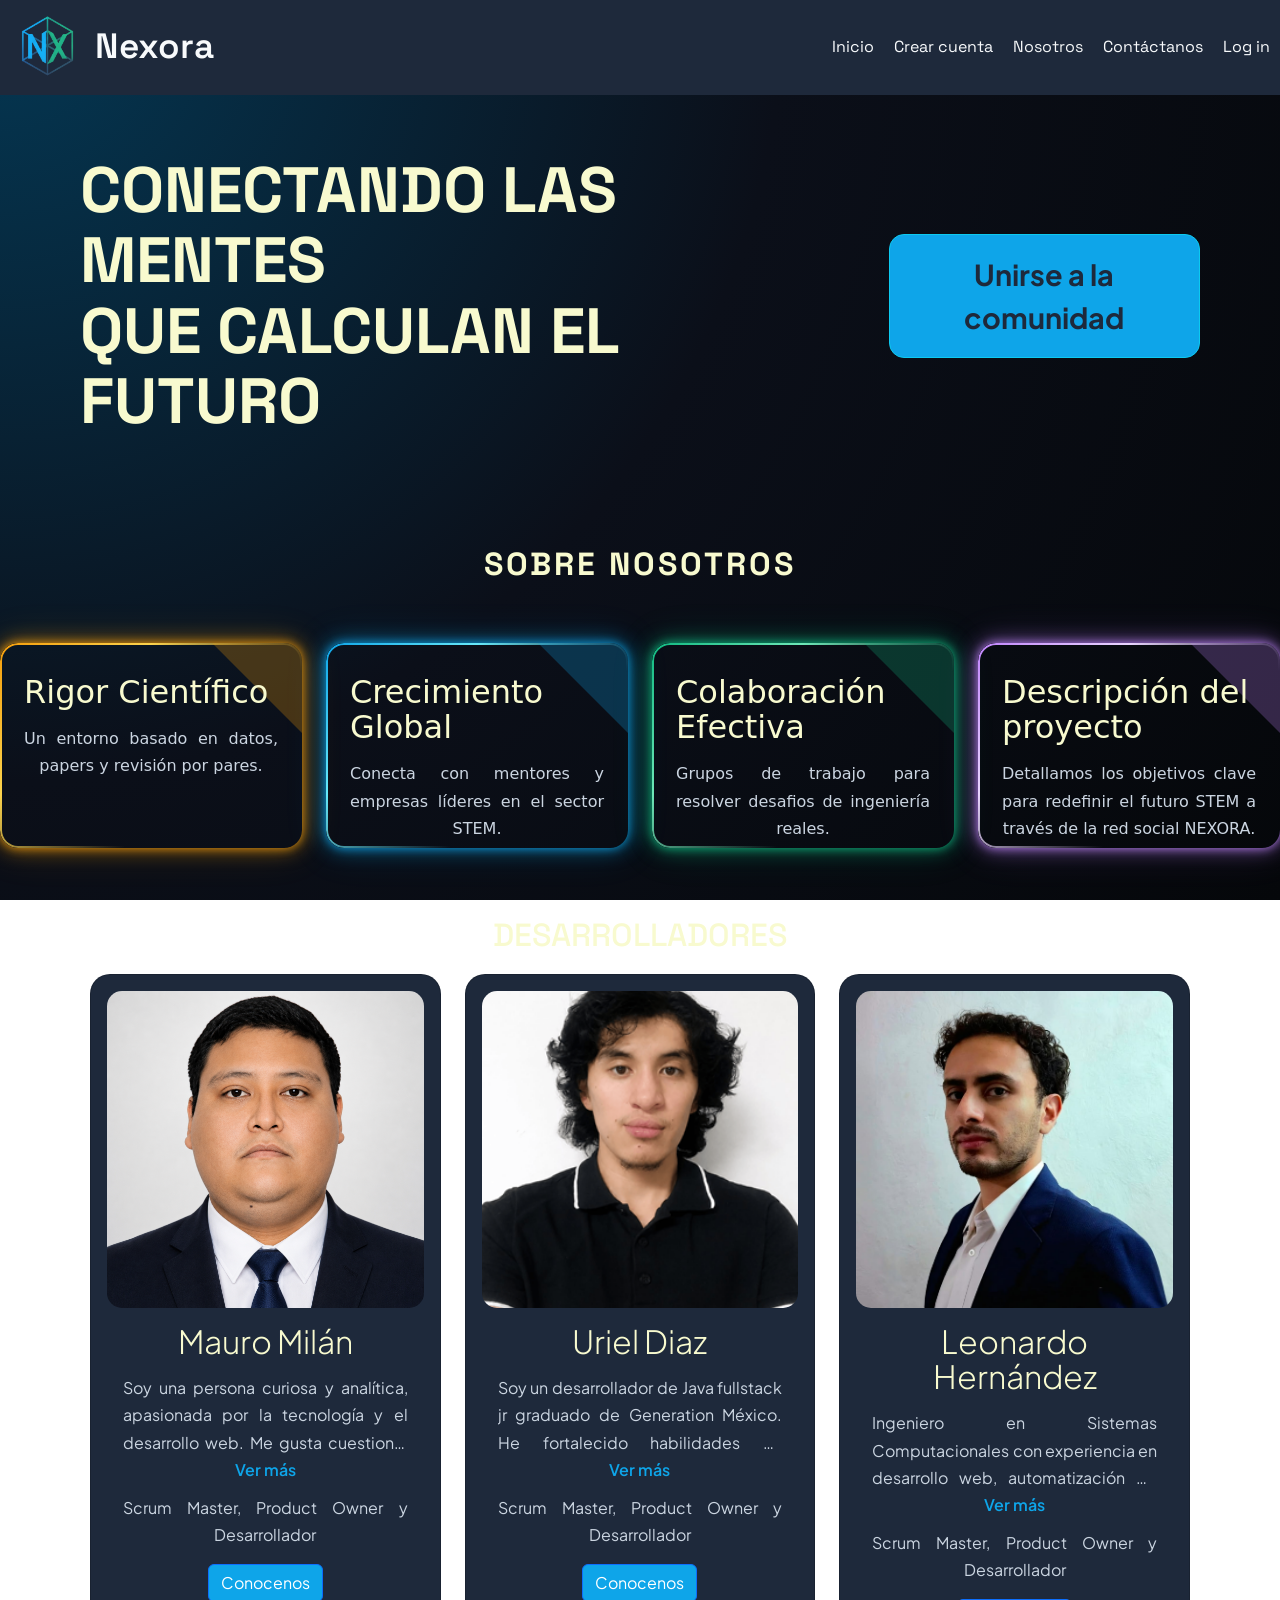
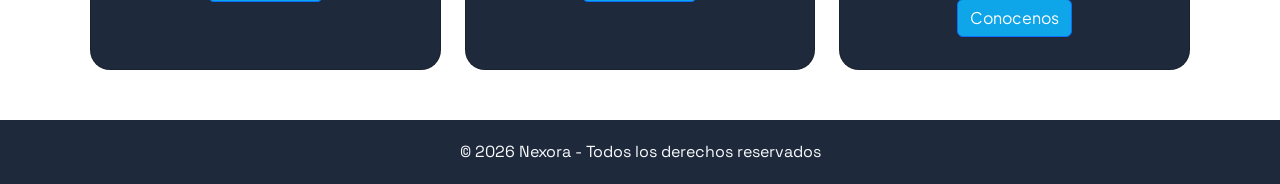
<file: nosotros.html>
<!DOCTYPE html>
<html lang="en">

<head>
  <meta charset="UTF-8">
  <meta name="viewport" content="width=device-width, initial-scale=1.0">
  <title>Nexora</title>
  <link href="https://cdn.jsdelivr.net/npm/bootstrap@5.3.8/dist/css/bootstrap.min.css" rel="stylesheet"
    integrity="sha384-sRIl4kxILFvY47J16cr9ZwB07vP4J8+LH7qKQnuqkuIAvNWLzeN8tE5YBujZqJLB" crossorigin="anonymous">
  <link rel="preconnect" href="https://fonts.googleapis.com">
  <link rel="preconnect" href="https://fonts.gstatic.com" crossorigin>
  <link
    href="https://fonts.googleapis.com/css2?family=Plus+Jakarta+Sans:wght@200;300;400;500;600;700;800&family=Space+Grotesk:wght@300;400;500;600;700&display=swap"
    rel="stylesheet">
  <link rel="stylesheet" href="./CSS/nosotros.css">
   <link rel="stylesheet" href="./CSS/navbar.css ">
   
</head>
<!-------------------------------------------------------------------->

<body>
  <!--parte 1 Mauro-->
  <header>
  <nav id="header"></nav>
</header>

  <!--parte 2 Conectando mentes-->
  <section class="container1">
    <h1 id="conecta"> CONECTANDO LAS MENTES <br> QUE CALCULAN EL FUTURO </h1>
    <div class="unirse">
      <a href="cuenta.html" class="btn btn-info btn-lg" tabindex="-1"
        role="button" aria-disabled="true">Unirse a la comunidad</a>
    </div>

  </section>


  <!--parte 3 Leo-->
  <section class="sobre-proyecto py-5">

    <!-- Contenedor Bootstrap -->
    <div class="container">
      <h2 class="titulo text-center">
        SOBRE NOSOTROS
      </h2>
    </div>

      <!-- Fila -->
      <div class="row g-4 justify-content-center">
        <!-- TARJETA NARANJA -->
        <div class="col-12 col-md-6 col-xl-3">
          <div class="card-neon orange">
            <div class="card-content">
              <h3 class="card-title">
                Rigor Científico
              </h3>
              <p class="card-text">
                Un entorno basado en datos, papers y revisión por pares.
              </p>
            </div>
          </div>
        </div>

        <!-- TARJETA AZUL -->
        <div class="col-12 col-md-6 col-xl-3">
          <div class="card-neon blue">
            <div class="card-content">
              <h3 class="card-title">
                Crecimiento Global
              </h3>
              <p class="card-text">
                Conecta con mentores y empresas
                líderes en el sector STEM.
              </p>
            </div>
          </div>
        </div>

        <!-- TARJETA VERDE -->
        <div class="col-12 col-md-6 col-xl-3">
          <div class="card-neon green">
            <div class="card-content">
              <h3 class="card-title">
                Colaboración Efectiva
              </h3>
              <p class="card-text">
                Grupos de trabajo para resolver
                desafios de ingeniería reales.
              </p>
            </div>
          </div>
        </div>

        <!-- TARJETA MORADA -->
        <div class="col-12 col-md-6 col-xl-3">
          <div class="card-neon purple">
            <div class="card-content">
              <h3 class="card-title">
                Descripción del proyecto
              </h3>
              <p class="card-text">
                Detallamos los objetivos clave para redefinir el futuro STEM a través de la red social NEXORA.
              </p>
            </div>
          </div>
        </div>
      </div>
  </section>

  <!--parte 4, 5 y 6-->
  <h2 id="dev">DESARROLLADORES</h2>
  <footer class="devops">
    <div id="carouselDevops" class="carousel slide">

      <div class="carousel-inner">
        <!-- Grupo uno-->

        <div class="carousel-item active">
          <div class="row g-4">

            <div class="col-12 col-md-4">

              <div class="card card2">
                <img src="./assets/Mauro.png" alt="Mauro imagen">
                <div class="card-body">
                  <h5 class="card-title">Mauro Milán</h5>
                  <p class="card-text descripcion"> Soy una persona curiosa y analítica, apasionada por la tecnología y el desarrollo
                    web.
                    Me gusta cuestionar las ideas establecidas, aprender de forma
                    constante y buscar soluciones creativas a los problemas. Disfruto construir proyectos digitales que
                    combinen funcionalidad, diseño e identidad propia.</p>
                    <a href="#" class="ver-mas">Ver más</a>
                  <p class="card-text">Scrum Master, Product Owner y Desarrollador</p>
                  <a class="btn btn-primary" href="https://www.linkedin.com/in/ingmauromilan/" role="button" target="_blank">Conocenos</a>
                </div>

              </div>
            </div>

            <div class="col-12 col-md-4">

              <div class="card card2">
                <img src="./assets/uriel_v2.png" alt="Uriel imagen">
                <div class="card-body">
                  <h5 class="card-title">Uriel Diaz</h5>
                  <p class="card-text descripcion">Soy un desarrollador de Java fullstack jr graduado de Generation México.
                    He fortalecido habilidades en desarrollo de software, resolución de problemas y colaboración en
                    proyectos tecnológicos.
                    Siempre busco oportunidades para desarrollarme en el área tecnológica y poder seguir creciendo y
                    creando </p>
                    <a href="#" class="ver-mas">Ver más</a>
                  <p class="card-text">Scrum Master, Product Owner y Desarrollador</p>
                    <a class="btn btn-primary" href="https://www.linkedin.com/in/urieldiazdesarrollador/" role="button" target="_blank">Conocenos</a>
                </div>
              </div>

            </div>

            <div class="col-12 col-md-4">

              <div class="card card2">
                <img src="./assets/imagenleo.png" alt="Leonardo Hernández">
                <div class="card-body">
                  <h5 class="card-title">Leonardo Hernández</h5>
                  <p class="card-text descripcion">Ingeniero en Sistemas Computacionales con experiencia en desarrollo web,
                    automatización de procesos y gestión de proyectos tecnológicos.
                    En NEXORA participé en el diseño e implementación de una plataforma
                    enfocada en conectar y fortalecer la comunidad STEM mediante soluciones digitales
                    innovadoras.</p>
                    <a href="#" class="ver-mas">Ver más</a>
                  <p class="card-text">Scrum Master, Product Owner y Desarrollador</p>
                    <a class="btn btn-primary" href="https://www.linkedin.com/in/leo-hernandez-c/" role="button" target="_blank">Conocenos</a>
                </div>
              </div>

            </div>

          </div> <!--row g-4"-->
        </div> <!--inner-->


        <!-- Grupo Dos-->
        <div class="carousel-item">
          <div class="row g-4 justify-content-center">

            <div class=" col-12 col-md-4">

            <div class="card card2">
              <img src="./assets/valeriafoto.png" alt=" Imagen Valeria">
              <div class="card-body">
                <h5 class="card-title">Valeria Pérez</h5>
                <p class="card-text descripcion">Ingeniera apasionada por la ciencia, la tecnología y el diseño. Me considero una
                  persona  analítica, que gracias a mi carrera poseo la habilidad de poseer una visión estrucutrada de los
                  proyectos. 
                  Además, soy alguien que disfruta de la innovación de soluciones tecnológicas.
                </p>
                <a href="#" class="ver-mas">Ver más</a>
                <p class="card-text">Scrum Master, Product Owner y Desarrollador</p>
                  <a class="btn btn-primary" href="https://www.linkedin.com/in/valeria-perez-iq/" role="button" target="_blank">Conocenos</a>
              </div> 
            </div>
          </div>


          <div class="col-12 col-md-4">

            <div class="card card2">
              <img src="./assets/lizfoto.png" alt="Liz imagen">
              <div class="card-body">
                <h5 class="card-title">Lizeth Valderrama</h5>
                <p class="card-text descripcion">Desarrolladora Full Stack Java Jr. apasionada por el desarrollo backend y la
                  ciberseguridad. Destaco por mi alta capacidad de aprendizaje, curiosidad técnica y entusiasmo por
                  diseñar
                  soluciones eficientes desde cero en entornos dinámicos y desafiantes.</p>
                  <a href="#" class="ver-mas">Ver más</a>
                <p class="card-text">Scrum Master, Product Owner y Desarrollador</p>
                    <a class="btn btn-primary" href=" https://www.linkedin.com/in/lizeth-valderrama-desarrolladorajr/" role="button" target="_blank">Conocenos</a>
              </div>
            </div>
          </div>

        </div> <!--row g-4"-->
      </div> <!--item-->

      <!-- Grupo Tres-->


      <div class="carousel-item">
        <div class="row g-4 justify-content-center">

          <div class="col-12 col-md-4">

            <div class="card card2">
              <img src="./assets/paulina_foto_v2.png"  alt="Imagen Paulina">
              <div class="card-body">
                <h5 class="card-title">Paulina Cruz</h5>
                <p class="card-text descripcion">
                  Ingeniera en Computación con sólidos fundamentos en programación, estructuras de datos y desarrollo
                  de
                  software. Me caracterizo por la capacidad de aprendizaje, trabajo en equipo y resolución de
                  problemas.
                </p>
                <a href="#" class="ver-mas">Ver más</a>
                <p class="card-text">Scrum Master, Product Owner y Desarrollador</p>
                  <a class="btn btn-primary" href="https://www.linkedin.com/in/paulina-cruz-mx/" role="button" target="_blank">Conocenos</a>
              </div>
            </div>
          </div>



          <div class="col-12 col-md-4">
            <div class="card card2">
              <img src="./assets/Foto nueva perfil copy.png" alt="foto raul">
              <div class="card-body">
                <h5 class="card-title">Raúl Medina</h5>
                <p class="card-text descripcion">Ingeniero Mecatrónico y desarrollador java full stack, con
                  amplia experiencia en implementación de soluciones tecnológicas y de automatización
                </p>
                <a href="#" class="ver-mas">Ver más</a>
                <p class="card-text">Scrum Master, Product Owner y Desarrollador</p>
                <a class="btn btn-primary" href="https://www.linkedin.com/in/devraulmedinaortega/" role="button" target="_blank">Conocenos</a>
              </div>
            </div>
          </div>

        </div> <!--row g-4"-->
      </div> <!--"carousel-item"-->

    </div> <!-- inner active-->

    <button class="carousel-control-prev" type="button" data-bs-target="#carouselDevops" data-bs-slide="prev">
      <span class="carousel-control-prev-icon" aria-hidden="true"></span>
      <span class="visually-hidden">Previous</span>
    </button>
    <button class="carousel-control-next" type="button" data-bs-target="#carouselDevops" data-bs-slide="next">
      <span class="carousel-control-next-icon" aria-hidden="true"></span>
      <span class="visually-hidden">Next</span>
    </button>
    </div>
  </footer>
  
  <footer id="footer"></footer>
  <!--------------------------->
  <script src="https://cdn.jsdelivr.net/npm/bootstrap@5.3.8/dist/js/bootstrap.bundle.min.js"
    integrity="sha384-FKyoEForCGlyvwx9Hj09JcYn3nv7wiPVlz7YYwJrWVcXK/BmnVDxM+D2scQbITxI"
    crossorigin="anonymous"></script>
  <script src="./JS/nosotros.js" type="module"></script>
  <script src="./JS/navbar.js" type="module"></script>
  <script src="./JS/footer.js"></script>

</body>

</html>
</file>
<file: CSS/nosotros.css>
/* Estilos de footer */
body {

background-image: radial-gradient(circle at 0% 0%, #043854 0%, #0b0f19 50%, #05070a 100%);
    background-attachment: fixed;
    background-size: cover;
    background-repeat: no-repeat;
    min-height: 100vh;
    margin: 0;

}

.card2 {
    background-color: #1E293B;
    color: white;
    height: 100%;
    text-align: center;
    padding: 16px;
    font-family: Plus Jakarta Sans, sans-serif;
    transition: transform box-shadow 1.0s ease;
    border-radius: 20px;
    overflow: hidden;
}

.card2:hover {
    transform: scale(1.03);
    box-shadow: 0 4px 12px rgba(0, 0, 0, 0.2);
}

.card2 .btn {
    background-color: #0EA5E9;
    color: white;
}

.devops {
    margin: 20px;
}

.card2 img {
    width: 100%;
    aspect-ratio: 1 / 1;
    object-fit: cover;
    object-position: center;
    border-radius: 15px;
}

#dev {
    text-align: center;
    margin: 20px;
    font-family: Space Grotesk, sans-serif;
    color: #f8facf;
}

/* Texto de descripción */
.descripcion{
    display: -webkit-box;
    -webkit-line-clamp: 3;
    -webkit-box-orient: vertical;
    overflow: hidden;
    margin-bottom: 2px;
    text-align: left;
    line-height: 1.6;
    flex-grow: 1;
}

/* Cuando se expande */
.descripcion.expandida{
    -webkit-line-clamp: unset;
    overflow: visible;
}

/* Enlace Ver más */
.ver-mas{
    display: inline-block;
    margin-top: 0px;
    margin-bottom: 12px;
    color: #0EA5E9;
    font-weight: 600;
    text-decoration: none;
    cursor: pointer;
}

.ver-mas:hover{
    color: #10B981;
}


/*. Estilos de footer */

/*Estilos Sobre nosotros*/

/*  SECCIÓN */

.sobre-proyecto {
    /* Espacio superior e inferior */
    padding: 80px 0;
}

/* TÍTULO */

.titulo {
    color: #f8facf;
    ;

    /* Grosor */
    font-weight: 700;

    /* Espaciado entre letras */
    letter-spacing: 3px;

    text-align: center;

    /* Separación inferior */
    margin-bottom: 60px;

    font-family: Space Grotesk, sans-serif;

}

/* TARJETA EXTERIOR */

.card-neon {

    position: relative;
    height: 205px;

    /* Grosor del borde */
    padding: 2px;

    /* Bordes redondeados */
    border-radius: 18px;

    /* Oculta contenido sobrante */
    overflow: hidden;

    /* Animación */
    transition: all .35s ease;
}

/* BORDE DE COLOR */

.card-neon::before {
    content: "";
    position: absolute;
    inset: 0;
    /**/
    padding: 2px;
    border-radius: 18px;
    z-index: 1;
    /**/

    /* Deja visible únicamente el borde */
    -webkit-mask:
        linear-gradient(#fff 0 0) content-box,
        linear-gradient(#fff 0 0);
    -webkit-mask-composite: xor;

    mask-composite: exclude;
    /**/

}

/* TRIÁNGULO SUPERIOR DERECHO */

.card-neon::after {
    content: "";
    position: absolute;
    top: 0;
    right: 0;
    width: 90px;
    height: 90px;
    z-index: 2;
    clip-path: polygon(
            /**/
            100% 0,
            0 0,
            100% 100%);
}

/* INTERIOR DE LA TARJETA */

.card-content {

    height: 100%;

    /* Espaciado interno */
    padding: 30px 22px;

    /* Posicionamiento */
    position: relative;

    z-index: 3;
    /**/

    /* Misma forma del recorte */
    clip-path: polygon(0 0,
            81.5% 0,
            100% 18.5%,
            100% 100%,
            0 100%);
}

/* TARJETA NARANJA */

.orange {
    box-shadow:
        0 0 10px rgba(245, 158, 11, .8),
        /**/
        0 0 20px rgba(245, 158, 11, .5),
        0 0 40px rgba(245, 158, 11, .2);
}

.orange::before {

    background:
        linear-gradient(
            /**/
            135deg,
            #F59E0B 0%,
            #FCD34D 30%,
            transparent 65%);
}

.orange::after {
    background:
        rgba(245, 158, 11, .25);
}

/* TARJETA AZUL */

.blue {
    box-shadow:
        0 0 10px rgba(14, 165, 233, .8),
        0 0 20px rgba(14, 165, 233, .5),
        0 0 40px rgba(14, 165, 233, .2);
}

.blue::before {
    background:
        linear-gradient(
            /**/
            135deg,
            #0EA5E9 0%,
            #67E8F9 30%,
            transparent 65%);
}

.blue::after {
    background:
        rgba(14, 165, 233, .25);
}

/* TARJETA VERDE*/

.green {
    box-shadow:
        0 0 10px rgba(16, 185, 129, .8),
        0 0 20px rgba(16, 185, 129, .5),
        0 0 40px rgba(16, 185, 129, .2);
}

.green::before {
    background:
        linear-gradient(135deg,
            #10B981 0%,
            #6EE7B7 30%,
            transparent 65%);
}

.green::after {
    background:
        rgba(16, 185, 129, .25);
}

/* TARJETA MORADA */

.purple {
    box-shadow:
        0 0 10px rgba(192, 132, 252, .8),
        0 0 20px rgba(192, 132, 252, .5),
        0 0 40px rgba(192, 132, 252, .2);
}

.purple::before {
    background:
        linear-gradient(135deg,
            #C084FC 0%,
            #E9D5FF 30%,
            transparent 65%);
}

.purple::after {
    background:
        rgba(192, 132, 252, .25);
}

/* EFECTO HOVER */

.card-neon:hover {
    transform:
        /**/
        translateY(-8px);
    /**/
}

/* TÍTULOS */

.card-title {
    color: #f8facf;
    ;
    font-size: 2rem;
    font-weight: 300;
    line-height: 1.1;
    margin-bottom: 15px;
}

/* TEXTO */

.card-text {
    color: #CBD5E1;
    font-size: 1rem;
    line-height: 1.7;
    text-align: justify;
    text-align-last: center; 
}

/* RESPONSIVE */


@media(max-width:1200px) {

    /**/
    .card-title {
        font-size: 1.7rem;
        /**/
    }
}

@media(max-width:768px) {
    .card-neon {
        min-height: 220px;
    }

    .card-title {
        font-size: 1.5rem;
    }
}

/* Carrusel*/
#carouselDevops {
    position: relative;
    padding: 0 70px;
}

@media (max-width: 768px) {
    #carouselDevops {
        padding: 0 40px;
    }
}

.carousel-item .card {
    height: 100%;
}

.carousel-control-prev,
.carousel-control-next {
    width: 5%;
}

/*Estilos de Conectando Mentes*/

/*.container1 {
    display: flex;
    justify-content:center;
    align-items: center;
    flex-direction: row;
    gap: 20px;
    padding: 20px;
} */

/*leo*/
.container1 {
    display: flex;
    justify-content: center;
    align-items: center;
    gap: 100px;
    padding: 40px 20px;
    max-width: 1200px;
    margin: 0 auto;
}

/*
@media(max-width:768px) {
    .container1 {
        flex-direction: column;
    }
} */

/*
.unirse {
    display: flex;
    justify-content: flex-end;
    align-items: flex-end;
} */

.unirse {
    display: flex;
    justify-content: center;
    align-items: center;
}

/*
.unirse .btn {
    font-family: 'Plus Jakarta Sans', sans-serif;
    text-align: center;
    align-content: center;
    background-color: #0EA5E9;
    color: #1E293B;
    font-weight: bold;
    margin: 20px;
    height: 80px;
    width: 250px;
    margin-left: 250px;
} */

/*leo*/
.unirse .btn {
    font-family: 'Plus Jakarta Sans', sans-serif;
    background-color: #0EA5E9;
    color: #1E293B;
    font-weight: bold;

    width: 100%;
    max-width: 380px;

    padding: 18px 40px;
    min-height: 90px;

    font-size: 1.8rem;

    display: flex;
    justify-content: center;
    align-items: center;

    border-radius: 15px;
    text-decoration: none;
    margin: 20px;
}

.unirse .btn:hover {
    transform: scale(1.05);
    background-color: #10B981;
    color: #F8FAFC;
}

/*
#conecta {

    color: #f8facf;

    font-size: 3rem;
    font-family: 'Space Grotesk', sans-serif;
    font-weight: bold;
    margin: 20px;
} */

/*leo*/
#conecta {
    color: #f8facf;
    font-size: clamp(2rem, 5vw, 4rem);
    font-family: 'Space Grotesk', sans-serif;
    font-weight: bold;
    margin: 20px;
    line-height: 1.1;
    transition: transform 0.3s ease;
}

#conecta:hover {
    transform: scale(1.05);
}

/*leo*/
@media (max-width: 768px) {

    .container1 {
        flex-direction: column;
        text-align: center;
        gap: 30px;
    }

    #conecta {
        font-size: clamp(2rem, 8vw, 3rem);
    }

    .unirse {
        width: 100%;
    }

    .unirse .btn {
        width: 90%;
        max-width: 320px;
        margin: 0 auto;
    }
}

/*estilos Barra de navegación*/
</file>
<file: CSS/navbar.css>
#header{
     background-color: #1E293B !important;
    display: flex;
    justify-content: space-between;
    align-items: center;
    padding: 10px;
    gap: 40px;
    font-family: 'Space Grotesk', sans-serif;
}



.headersection {
    justify-content: center;
    gap: 50px;
}


.nav-link {
    color: #F8FAFC;
}

.nav-link:hover {
    color: #0EA5E9;
}

.nav-active {
    color: #f4f6f7 !important;
}

/*==========================
        ESCRITORIO
==========================*/

.logo{
    display: flex;
    align-items: center;
    position: relative;
}

#btnMenu{
    display: none;
    margin-left: auto; /* Empuja el botón a la derecha */
}

#apages{
    display: flex;
    gap: 20px;
    align-items: center;
}

@media (max-width:768px){

    .logo{
        display: flex;
        align-items: center;
    }

    #btnMenu{
        display: block;
        margin-left: auto;
        background: none;
        border: none;
        color: white;
        font-size: 35px;
        cursor: pointer;
    }

    #apages{

        position: fixed;
        top: 70px;
        left: 0;
        width: 100%;
        z-index: 1000;

        display: flex;
        flex-wrap: wrap;          /* Permite varias columnas */
        justify-content: space-around;

        background: #1E293B;

        max-height: 0;
        overflow: hidden;

        transition: max-height .35s ease;

        padding: 0;
    }

    #apages.active{
        max-height: 300px; /* Ajusta según la cantidad de enlaces */
        padding: 20px 0;
    }

    #apages li{
        list-style: none;
        width: 23%;          /* 3 columnas */
        text-align: center;
        margin: 12px 0;
    }

    #apages a{
        color: white;
        text-decoration: none;
    }
}

#nexoralogo {
    height: 75px;
    width: 75px;
}

/*leo*/
.logo .nav-link {
    font-size: 2.2rem;
    font-weight: 600;
}

.logo{
    display: flex;
    align-items: center;
    gap: 10px;
}


/*FOOTER*/
#footer {
    margin-top: 50px;
}

.footerNexora {
    background-color: #1E293B;
    color: #F8FAFC;
    text-align: center;
    padding: 20px;
    font-family: 'Space Grotesk', sans-serif;
}

.footerNexora p {
    margin: 0;
}
</file>
